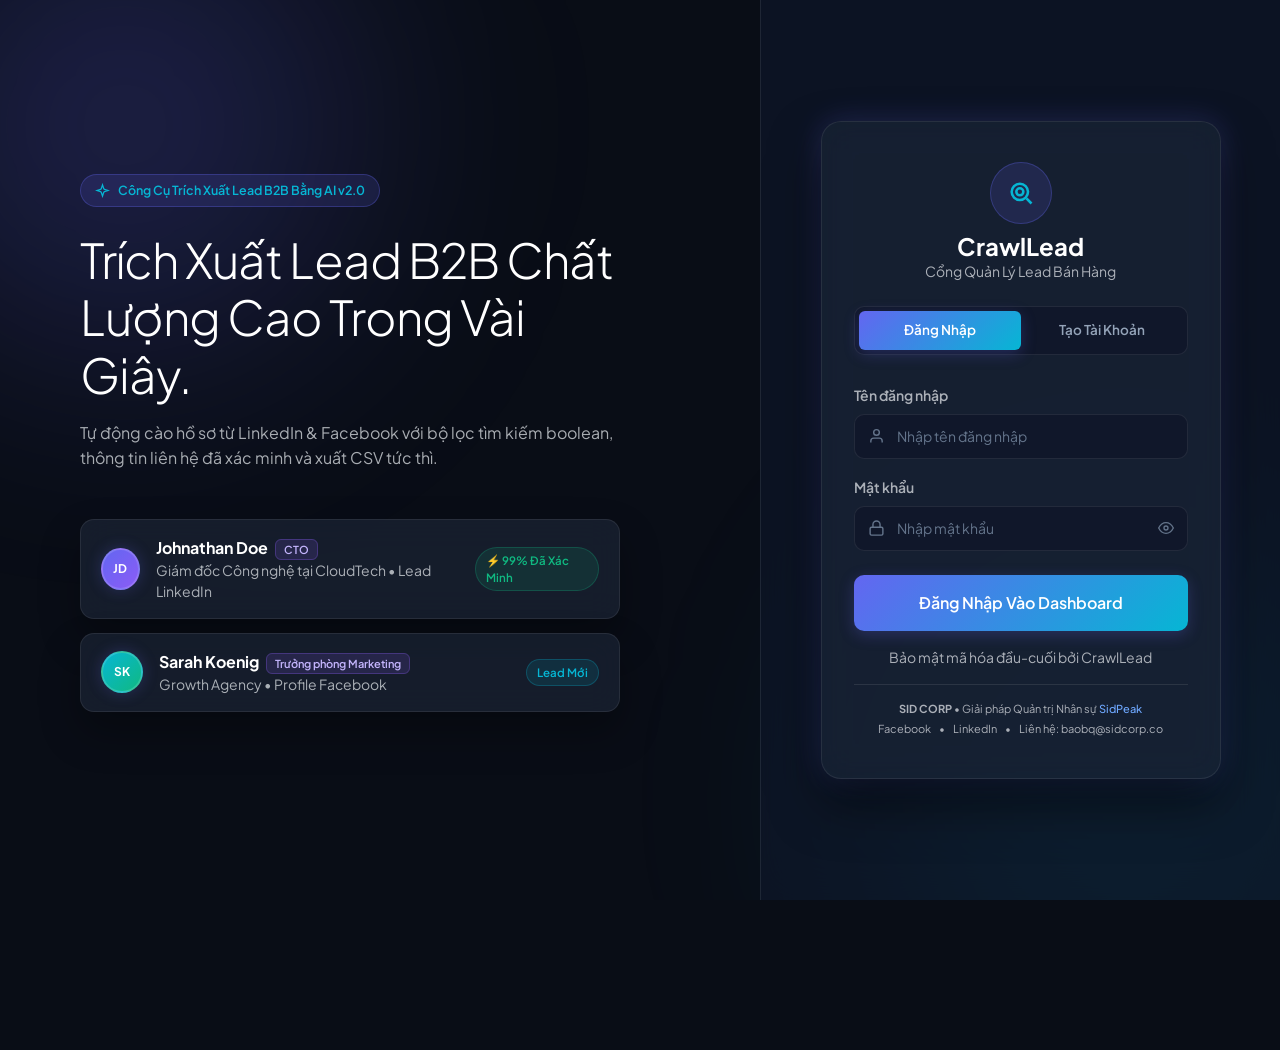
<file: frontend/index.html>
<!DOCTYPE html>
<html lang="vi" data-bs-theme="dark">

<head>
  <meta charset="UTF-8">
  <meta name="viewport" content="width=device-width, initial-scale=1.0">
  <title>CrawlLead - Bảng Điều Khiển Quản Lý Lead</title>
  <link rel="preconnect" href="https://fonts.googleapis.com">
  <link href="https://fonts.googleapis.com/css2?family=Plus+Jakarta+Sans:wght@400;500;600;700;800&display=swap" rel="stylesheet">
  <link href="https://cdn.jsdelivr.net/npm/bootstrap@5.3.3/dist/css/bootstrap.min.css" rel="stylesheet"
    integrity="sha384-QWTKZyjpPEjISv5WaRU9OFeRpok6YctnYmDr5pNlyT2bRjXh0JMhjY6hW+ALEwIH" crossorigin="anonymous">
  <link rel="stylesheet" href="style.css">
</head>

<body>

  <!-- TOP DARK GLASS NAVBAR -->
  <nav class="navbar navbar-expand-lg navbar-glass sticky-top py-2.5" style="z-index: 1050;">
    <div class="container-fluid d-flex align-items-center justify-content-between px-4">
      <a class="navbar-brand logo d-flex align-items-center gap-2.5 fw-extrabold text-white text-decoration-none" href="#">
        <div class="d-flex align-items-center justify-content-center rounded-circle p-2" style="background: rgba(99,102,241,0.15); border: 1px solid rgba(99,102,241,0.3);">
          <svg viewBox="0 0 24 24" fill="none" stroke="currentColor" stroke-width="2.2" style="width:20px;height:20px;color:var(--cyan);">
            <circle cx="11" cy="11" r="7" />
            <path d="m21 21-4.35-4.35" />
            <circle cx="11" cy="11" r="3" />
          </svg>
        </div>
        <span style="font-size:18px; letter-spacing: -0.5px;">Crawl<span style="color:var(--cyan)">Lead</span></span>
      </a>

      <!-- COMMAND PALETTE SPOTLIGHT SEARCH BAR -->
      <div class="d-none d-md-flex align-items-center flex-grow-1 mx-5" style="max-width: 540px;">
        <div class="search-wrap w-100" id="searchWrap">
          <svg viewBox="0 0 24 24" fill="none" stroke="currentColor" stroke-width="2"
            style="width:16px;height:16px;color:var(--cyan);">
            <circle cx="11" cy="11" r="8" />
            <path d="m21 21-4.35-4.35" />
          </svg>
          <input type="text" placeholder="Tìm kiếm leads (Cú pháp Boolean: AND, OR, NOT, &quot;chính xác&quot;)..." id="globalSearch" data-i18n="search.placeholder"
            oninput="onSearch(this.value)" onfocus="showSearchHelp(true)"
            onblur="setTimeout(()=>showSearchHelp(false),200)">
          <span class="search-badge">Ctrl + K</span>

          <div class="search-help-panel" id="searchHelpPanel">
            <div class="search-help-title">Cú Pháp Tìm Kiếm Boolean</div>
            <div class="search-help-grid">
              <div class="search-help-item">
                <code>marketing manager</code>
                <span>Mặc định AND — cả 2 từ phải khớp</span>
              </div>
              <div class="search-help-item">
                <code>CEO OR CTO</code>
                <span>Một trong hai từ khớp</span>
              </div>
              <div class="search-help-item">
                <code>marketing NOT intern</code>
                <span>Có "marketing" nhưng loại "intern"</span>
              </div>
              <div class="search-help-item">
                <code>"product manager"</code>
                <span>Tìm chính xác cụm từ</span>
              </div>
              <div class="search-help-item">
                <code>(CEO OR CTO) AND google</code>
                <span>Kết hợp với dấu ngoặc</span>
              </div>
              <div class="search-help-item">
                <code>dev AND NOT junior</code>
                <span>Kết hợp AND với NOT</span>
              </div>
            </div>
          </div>
        </div>
      </div>

      <!-- TOPBAR RIGHT -->
      <div class="topbar-right d-flex align-items-center gap-3">
        <button class="btn btn-glass btn-sm px-2.5 py-1 rounded-pill fw-semibold text-white" id="langToggleBtn" onclick="toggleLanguage()" title="Chuyển sang Tiếng Anh (English)" style="font-size: 13px;">🇻🇳 VI</button>
        <button class="btn btn-glass btn-sm d-flex align-items-center justify-content-center p-2 rounded-circle" id="themeToggleBtn" onclick="toggleTheme()" title="Chuyển sang Giao diện Sáng/Tối" style="width:36px;height:36px;">
          <svg viewBox="0 0 24 24" fill="none" stroke="currentColor" stroke-width="2" style="width:18px;height:18px;">
            <circle cx="12" cy="12" r="5"/>
            <line x1="12" y1="1" x2="12" y2="3"/>
            <line x1="12" y1="21" x2="12" y2="23"/>
            <line x1="4.22" y1="4.22" x2="5.64" y2="5.64"/>
            <line x1="18.36" y1="18.36" x2="19.78" y2="19.78"/>
            <line x1="1" y1="12" x2="3" y2="12"/>
            <line x1="21" y1="12" x2="23" y2="12"/>
            <line x1="4.22" y1="19.78" x2="5.64" y2="18.36"/>
            <line x1="18.36" y1="5.64" x2="19.78" y2="4.22"/>
          </svg>
        </button>
        <div class="d-flex align-items-center gap-2 px-3 py-1.5 rounded-pill" style="background: rgba(255,255,255,0.04); border: 1px solid var(--glass-border);">
          <div class="backend-dot" id="backendDot"></div>
          <span class="backend-label text-muted small fw-semibold" id="backendLabel" data-i18n="status.connecting">Đang kết nối…</span>
        </div>
        <button class="btn btn-glass btn-sm px-3 py-1.5 rounded-md fw-semibold" onclick="logout()" id="logoutBtn" data-i18n="btn.signout"
          style="display:none;">Đăng xuất</button>
        <div class="avatar" id="userAvatar">CL</div>
      </div>
    </div>
  </nav>

  <div class="container-fluid p-0">
    <div class="d-flex" style="min-height: calc(100vh - 61px);">

      <!-- DARK GLASS FLOATING SIDEBAR (WITH EQUAL UNIFORM ICONS) -->
      <aside class="sidebar-glass flex-shrink-0 p-3" style="width: 250px;">
        <div>
          <div class="nav-section px-2 mb-2" data-i18n="nav.section_main">DANH MỤC CHÍNH</div>
          
          <div class="nav flex-column mb-4">
            <a href="#" class="nav-item active" onclick="showPage('dashboard')">
              <span class="sidebar-icon-wrap">
                <svg viewBox="0 0 24 24" fill="none" stroke="currentColor" stroke-width="2" stroke-linecap="round" stroke-linejoin="round">
                  <rect x="3" y="3" width="7" height="7" rx="1" />
                  <rect x="14" y="3" width="7" height="7" rx="1" />
                  <rect x="3" y="14" width="7" height="7" rx="1" />
                  <rect x="14" y="14" width="7" height="7" rx="1" />
                </svg>
              </span>
              <span data-i18n="nav.dashboard">Dashboard</span>
            </a>
            
            <a href="#" class="nav-item" onclick="showPage('leads')">
              <span class="sidebar-icon-wrap">
                <svg viewBox="0 0 24 24" fill="none" stroke="currentColor" stroke-width="2" stroke-linecap="round" stroke-linejoin="round">
                  <path d="M16 21v-2a4 4 0 0 0-4-4H6a4 4 0 0 0-4 4v2" />
                  <circle cx="9" cy="7" r="4" />
                  <path d="M22 21v-2a4 4 0 0 0-3-3.87" />
                  <path d="M16 3.13a4 4 0 0 1 0 7.75" />
                </svg>
              </span>
              <span data-i18n="nav.leads">LinkedIn Leads</span>
              <span class="sidebar-badge ms-auto" id="navCount">0</span>
            </a>
            
            <a href="#" class="nav-item" onclick="showPage('facebook')">
              <span class="sidebar-icon-wrap">
                <svg viewBox="0 0 24 24" fill="none" stroke="currentColor" stroke-width="2" stroke-linecap="round" stroke-linejoin="round">
                  <path d="M18 2h-3a5 5 0 0 0-5 5v3H7v4h3v8h4v-8h3l1-4h-4V7a1 1 0 0 1 1-1h3z" />
                </svg>
              </span>
              <span data-i18n="nav.facebook">Bài viết Facebook</span>
              <span class="sidebar-badge ms-auto" id="navCountFb">0</span>
            </a>
            
            <a href="#" class="nav-item" onclick="showPage('lkposts')">
              <span class="sidebar-icon-wrap">
                <svg viewBox="0 0 24 24" fill="none" stroke="currentColor" stroke-width="2" stroke-linecap="round" stroke-linejoin="round">
                  <path d="M14 2H6a2 2 0 0 0-2 2v16a2 2 0 0 0 2 2h12a2 2 0 0 0 2-2V8z"/>
                  <polyline points="14 2 14 8 20 8"/>
                  <line x1="16" y1="13" x2="8" y2="13"/>
                  <line x1="16" y1="17" x2="8" y2="17"/>
                  <polyline points="10 9 9 9 8 9"/>
                </svg>
              </span>
              <span data-i18n="nav.lkposts">Bài viết LinkedIn</span>
              <span class="sidebar-badge ms-auto" id="navCountLk">0</span>
            </a>
            
            <a href="#" class="nav-item" onclick="showPage('dupes')">
              <span class="sidebar-icon-wrap">
                <svg viewBox="0 0 24 24" fill="none" stroke="currentColor" stroke-width="2" stroke-linecap="round" stroke-linejoin="round">
                  <rect x="9" y="9" width="13" height="13" rx="2" ry="2" />
                  <path d="M5 15H4a2 2 0 0 1-2-2V4a2 2 0 0 1 2-2h9a2 2 0 0 1 2 2v1" />
                </svg>
              </span>
              <span data-i18n="nav.dupes">Lead Trùng Lặp</span>
            </a>
          </div>

          <div class="nav-section px-2 mb-2" data-i18n="nav.section_system">HỆ THỐNG</div>
          <div class="nav flex-column">
            <a href="#" class="nav-item" onclick="showPage('settings')">
              <span class="sidebar-icon-wrap">
                <svg viewBox="0 0 24 24" fill="none" stroke="currentColor" stroke-width="2" stroke-linecap="round" stroke-linejoin="round">
                  <circle cx="12" cy="12" r="3" />
                  <path d="M19.4 15a1.65 1.65 0 0 0 .33 1.82l.06.06a2 2 0 0 1 0 2.83 2 2 0 0 1-2.83 0l-.06-.06a1.65 1.65 0 0 0-1.82-.33 1.65 1.65 0 0 0-1 1.51V21a2 2 0 0 1-2 2 2 2 0 0 1-2-2v-.09A1.65 1.65 0 0 0 9 19.4a1.65 1.65 0 0 0-1.82.33l-.06.06a2 2 0 0 1-2.83 0 2 2 0 0 1 0-2.83l.06-.06a1.65 1.65 0 0 0 .33-1.82 1.65 1.65 0 0 0-1.51-1H3a2 2 0 0 1-2-2 2 2 0 0 1 2-2h.09A1.65 1.65 0 0 0 4.6 9a1.65 1.65 0 0 0-.33-1.82l-.06-.06a2 2 0 0 1 0-2.83 2 2 0 0 1 2.83 0l.06.06a1.65 1.65 0 0 0 1.82.33H9a1.65 1.65 0 0 0 1-1.51V3a2 2 0 0 1 2-2 2 2 0 0 1 2 2v.09a1.65 1.65 0 0 0 1 1.51 1.65 1.65 0 0 0 1.82-.33l.06-.06a2 2 0 0 1 2.83 0 2 2 0 0 1 0 2.83l-.06.06a1.65 1.65 0 0 0-.33 1.82V9a1.65 1.65 0 0 0 1.51 1H21a2 2 0 0 1 2 2 2 2 0 0 1-2 2h-.09a1.65 1.65 0 0 0-1.51 1z" />
                </svg>
              </span>
              <span data-i18n="nav.settings">Cài đặt & Nhật ký</span>
            </a>
          </div>
        </div>
      </aside>

      <!-- MAIN CONTENT -->
      <main class="flex-grow-1 p-4 overflow-auto">

        <!-- DASHBOARD PAGE -->
        <div class="page active" id="page-dashboard">
          <div class="d-flex align-items-center justify-content-between mb-4">
            <div>
              <h4 class="fw-bold text-white mb-1" data-i18n="dash.title">Bảng Điều Khiển Tổng Quan</h4>
              <p class="text-muted small mb-0" data-i18n="dash.desc">Tổng quan về danh sách leads cào được, tỷ lệ xác minh và hoạt động người cào.</p>
            </div>
            <div class="d-flex gap-2">
              <button class="btn btn-gradient btn-sm px-3.5 py-2" onclick="exportXLSX()" data-i18n="btn.export">⚡ Xuất file Excel (.xlsx)</button>
            </div>
          </div>

          <!-- KPI STAT CARDS GRID -->
          <div class="row g-3 mb-4">
            <div class="col-md-2">
              <div class="glass-panel glass-panel-interactive p-4 stat-card">
                <div class="d-flex align-items-center justify-content-between mb-2">
                  <span class="text-muted small fw-semibold" data-i18n="stat.total_leads">TỔNG LƯỢNG LEAD</span>
                  <div class="stat-icon-box">
                    <svg viewBox="0 0 24 24" fill="none" stroke="currentColor" stroke-width="2" style="width:20px;height:20px;"><path d="M17 21v-2a4 4 0 0 0-4-4H5a4 4 0 0 0-4 4v2"/><circle cx="9" cy="7" r="4"/></svg>
                  </div>
                </div>
                <h2 class="display-6 fw-extrabold text-white mb-1" id="statTotal">0</h2>
                <div class="text-muted small" id="statVerRate">0% tỷ lệ xác minh</div>
              </div>
            </div>

            <div class="col-md-2">
              <div class="glass-panel glass-panel-interactive p-4 stat-card">
                <div class="d-flex align-items-center justify-content-between mb-2">
                  <span class="text-muted small fw-semibold" data-i18n="stat.verified">ĐÃ XÁC MINH</span>
                  <div class="stat-icon-box" style="background:rgba(16,185,129,0.12); border-color:rgba(16,185,129,0.25); color:var(--green);">
                    <svg viewBox="0 0 24 24" fill="none" stroke="currentColor" stroke-width="2" style="width:20px;height:20px;"><path d="M22 11.08V12a10 10 0 1 1-5.93-9.14"/><polyline points="22 4 12 14.01 9 11.01"/></svg>
                  </div>
                </div>
                <h2 class="display-6 fw-extrabold text-white mb-1" id="statVerified">0</h2>
                <div class="text-muted small" data-i18n="stat.verified_desc">Lead hợp lệ</div>
              </div>
            </div>

            <div class="col-md-2">
              <div class="glass-panel glass-panel-interactive p-4 stat-card" style="cursor:pointer" onclick="filterByNoEmail()" title="Nhấn để lọc leads bị lỗi / thiếu email">
                <div class="d-flex align-items-center justify-content-between mb-2">
                  <span class="text-muted small fw-semibold" data-i18n="stat.error_leads">LEAD BỊ LỖI</span>
                  <div class="stat-icon-box" style="background:rgba(239,68,68,0.12); border-color:rgba(239,68,68,0.25); color:var(--red);">
                    <svg viewBox="0 0 24 24" fill="none" stroke="currentColor" stroke-width="2" style="width:20px;height:20px;"><path d="M10.29 3.86L1.82 18a2 2 0 0 0 1.71 3h16.94a2 2 0 0 0 1.71-3L13.71 3.86a2 2 0 0 0-3.42 0z"/><line x1="12" y1="9" x2="12" y2="13"/><line x1="12" y1="17" x2="12.01" y2="17"/></svg>
                  </div>
                </div>
                <h2 class="display-6 fw-extrabold mb-1" style="color:var(--red)" id="statNoEmail">0</h2>
                <div class="text-muted small">
                  <span id="statInvalidEmail" style="color:var(--amber)">0</span> sai định dạng
                </div>
              </div>
            </div>

            <div class="col-md-3">
              <div class="glass-panel glass-panel-interactive p-4 stat-card">
                <div class="d-flex align-items-center justify-content-between mb-2">
                  <span class="text-muted small fw-semibold" data-i18n="stat.fb_posts">LEAD TỪ BÀI FB</span>
                  <div class="stat-icon-box" style="background:rgba(6,182,212,0.12); border-color:rgba(6,182,212,0.25); color:var(--cyan);">
                    <svg viewBox="0 0 24 24" fill="none" stroke="currentColor" stroke-width="2" style="width:20px;height:20px;"><path d="M18 2h-3a5 5 0 0 0-5 5v3H7v4h3v8h4v-8h3l1-4h-4V7a1 1 0 0 1 1-1h3z"/></svg>
                  </div>
                </div>
                <h2 class="display-6 fw-extrabold text-white mb-1" id="statFbPosts">0</h2>
                <div class="text-muted small" data-i18n="stat.fb_desc">Bài viết Facebook cào được</div>
              </div>
            </div>

            <div class="col-md-3">
              <div class="glass-panel glass-panel-interactive p-4 stat-card">
                <div class="d-flex align-items-center justify-content-between mb-2">
                  <span class="text-muted small fw-semibold" data-i18n="stat.lk_posts">LEAD TỪ BÀI LINKEDIN</span>
                  <div class="stat-icon-box" style="background:rgba(139,92,246,0.12); border-color:rgba(139,92,246,0.25); color:var(--purple);">
                    <svg viewBox="0 0 24 24" fill="none" stroke="currentColor" stroke-width="2" style="width:20px;height:20px;">
                      <path d="M14 2H6a2 2 0 0 0-2 2v16a2 2 0 0 0 2 2h12a2 2 0 0 0 2-2V8z"/>
                      <polyline points="14 2 14 8 20 8"/>
                      <line x1="16" y1="13" x2="8" y2="13"/>
                      <line x1="16" y1="17" x2="8" y2="17"/>
                      <polyline points="10 9 9 9 8 9"/>
                    </svg>
                  </div>
                </div>
                <h2 class="display-6 fw-extrabold text-white mb-1" id="statLkPosts">0</h2>
                <div class="text-muted small" data-i18n="stat.lk_desc">Bài viết LinkedIn cào được</div>
              </div>
            </div>
          </div>

          <!-- RECENT LEADS DYNAMIC GLASS TABLE -->
          <div class="glass-panel p-4 rounded-lg">
            <div class="d-flex align-items-center justify-content-between mb-3">
              <h6 class="fw-bold text-white mb-0" data-i18n="dash.recent_title">Lead Mới Cào Gần Đây</h6>
              <div class="d-flex gap-2">
                <button class="btn btn-glass btn-sm btn-bulk-delete" onclick="bulkDelete()" style="display:none; color:var(--red) !important; border-color:rgba(239,68,68,0.3) !important;">
                  🗑 Xóa các mục tích chọn (<span class="bulk-count">0</span>)
                </button>
                <button class="btn btn-glass btn-sm" onclick="showPage('leads')" data-i18n="btn.view_all">Xem Tất Cả →</button>
              </div>
            </div>
            <div class="table-responsive">
              <table class="table-glass" id="dashboardTable">
                <thead>
                  <tr>
                    <th style="width:30px;"><input type="checkbox" class="select-all" onclick="toggleSelectAll(this, 'dashboardTable')"></th>
                    <th data-i18n="th.name">Tên Lead</th>
                    <th data-i18n="th.position">Chức danh</th>
                    <th data-i18n="th.company">Công ty</th>
                    <th data-i18n="th.location">Địa điểm</th>
                    <th data-i18n="th.email">Email</th>
                    <th data-i18n="th.phone">Số điện thoại</th>
                    <th data-i18n="th.status">Trạng thái</th>
                    <th data-i18n="th.actions">Hành động</th>
                  </tr>
                </thead>
                <tbody id="dashTable"></tbody>
              </table>
            </div>
          </div>
        </div>

        <!-- LINKEDIN LEADS PAGE -->
        <div class="page" id="page-leads">
          <div class="d-flex align-items-center justify-content-between mb-4">
            <div>
              <h4 class="fw-bold text-white mb-1" data-i18n="leads.title">Danh Sách Lead LinkedIn</h4>
              <p class="text-muted small mb-0" data-i18n="leads.desc">Toàn bộ danh sách liên hệ đã thu thập qua Chrome Extension.</p>
            </div>
            <div class="d-flex gap-2">
              <button class="btn btn-glass btn-sm btn-bulk-delete" onclick="bulkDelete()" style="display:none; color:var(--red) !important; border-color:rgba(239,68,68,0.3) !important;">
                🗑 Xóa các mục tích chọn (<span class="bulk-count">0</span>)
              </button>
              <button class="btn btn-glass btn-sm" onclick="clearAll()" style="color:var(--red) !important; border-color:rgba(239,68,68,0.3) !important;" title="Xóa tất cả danh sách LinkedIn leads">
                🗑 Xóa hết danh sách
              </button>
              <button class="btn btn-gradient btn-sm" onclick="exportXLSXFiltered('filterCrawledBy')" data-i18n="btn.export">Xuất file Excel (.xlsx)</button>
            </div>
          </div>

          <div class="glass-panel p-4 rounded-lg">
            <!-- ─── Filter Toolbar ────────────────────────────────── -->
            <div class="d-flex flex-wrap align-items-center gap-2 mb-3" id="leadsFilterBar">
              <select id="filterCrawledBy" class="filter-select" onchange="renderLeadsPage()" title="Lọc theo người cào">
                <option value="">👥 Tất cả người cào</option>
              </select>
              <select id="filterStatus" class="filter-select" onchange="renderLeadsPage()" title="Lọc theo trạng thái">
                <option value="">📋 Tất cả trạng thái</option>
                <option value="new">🟢 Mới</option>
                <option value="verified">✅ Đã xác minh</option>
                <option value="duplicate">🔁 Trùng lặp</option>
                <option value="error">⚠️ Lead bị lỗi / Thiếu email</option>
              </select>
              <button class="btn btn-glass btn-sm" onclick="clearLeadFilters()" title="Xóa bộ lọc">✕ Xóa lọc</button>
              <span id="filterResultCount" class="text-muted small ms-auto"></span>
            </div>
            <div class="table-responsive">
              <table class="table-glass" id="mainLeadsTable">
                <thead>
                  <tr>
                    <th style="width:30px;"><input type="checkbox" class="select-all" onclick="toggleSelectAll(this, 'mainLeadsTable')"></th>
                    <th data-i18n="th.name">Lead</th>
                    <th data-i18n="th.position">Chức danh</th>
                    <th data-i18n="th.company">Công ty</th>
                    <th data-i18n="th.email">Email</th>
                    <th data-i18n="th.phone">Số điện thoại</th>
                    <th>LinkedIn</th>
                    <th data-i18n="th.status">Trạng thái</th>
                    <th data-i18n="th.date">Ngày cào</th>
                    <th data-i18n="th.crawled_by">Người cào</th>
                    <th data-i18n="th.actions">Hành động</th>
                  </tr>
                </thead>
                <tbody id="leadsTable"></tbody>
              </table>
            </div>
          </div>
        </div>

        <!-- FACEBOOK POSTS PAGE -->
        <div class="page" id="page-facebook">
          <div class="d-flex align-items-center justify-content-between mb-4">
            <h4 class="fw-bold text-white mb-0" data-i18n="fb.title">Bài Viết Facebook Đã Cào</h4>
            <div class="d-flex gap-2">
              <button class="btn btn-glass btn-sm btn-bulk-delete-fb" onclick="bulkDeleteFb()" style="display:none; color:var(--red) !important; border-color:rgba(239,68,68,0.3) !important;">
                🗑 Xóa các mục tích chọn (<span class="bulk-count-fb">0</span>)
              </button>
              <button class="btn btn-glass btn-sm" onclick="clearAllFb()" style="color:var(--red) !important; border-color:rgba(239,68,68,0.3) !important;">
                🗑 Xóa hết danh sách
              </button>
              <button class="btn btn-gradient btn-sm" onclick="exportFbXLSX()">Xuất file Excel (.xlsx)</button>
            </div>
          </div>
          <div class="glass-panel p-4 rounded-lg">
            <div class="table-responsive">
              <table class="table-glass" id="facebookTable">
                <thead>
                  <tr>
                    <th style="width:30px;"><input type="checkbox" class="select-all" onclick="toggleSelectAll(this, 'facebookTable')"></th>
                    <th data-i18n="th.author">Tác giả</th>
                    <th data-i18n="th.group">Nhóm</th>
                    <th data-i18n="th.content">Nội dung</th>
                    <th data-i18n="th.email">Email</th>
                    <th data-i18n="th.phone">Số điện thoại</th>
                    <th data-i18n="th.link">Link bài viết</th>
                    <th data-i18n="th.date">Ngày cào</th>
                    <th data-i18n="th.crawled_by">Người cào</th>
                    <th data-i18n="th.actions">Hành động</th>
                  </tr>
                </thead>
                <tbody id="fbTable"></tbody>
              </table>
            </div>
          </div>
        </div>

        <!-- LINKEDIN POSTS PAGE -->
        <div class="page" id="page-lkposts">
          <div class="d-flex align-items-center justify-content-between mb-4">
            <h4 class="fw-bold text-white mb-0" data-i18n="lk.title">Bài Viết LinkedIn Đã Cào</h4>
            <div class="d-flex gap-2">
              <button class="btn btn-glass btn-sm btn-bulk-delete-lk" onclick="bulkDeleteLkPosts()" style="display:none; color:var(--red) !important; border-color:rgba(239,68,68,0.3) !important;">
                🗑 Xóa các mục tích chọn (<span class="bulk-count-lk">0</span>)
              </button>
              <button class="btn btn-glass btn-sm" onclick="clearAllLkPosts()" style="color:var(--red) !important; border-color:rgba(239,68,68,0.3) !important;">
                🗑 Xóa hết danh sách
              </button>
              <button class="btn btn-gradient btn-sm" onclick="exportLkXLSX()">Xuất file Excel (.xlsx)</button>
            </div>
          </div>
          <div class="glass-panel p-4 rounded-lg">
            <div class="table-responsive">
              <table class="table-glass" id="lkPostsTable">
                <thead>
                  <tr>
                    <th style="width:30px;"><input type="checkbox" class="select-all" onclick="toggleSelectAll(this, 'lkPostsTable')"></th>
                    <th data-i18n="th.author">Tác giả</th>
                    <th data-i18n="th.position">Tiêu đề / Chức danh</th>
                    <th data-i18n="th.content">Trích đoạn bài viết</th>
                    <th data-i18n="th.type">Loại bài</th>
                    <th data-i18n="th.reactions">Lượt tương tác</th>
                    <th data-i18n="th.link">Link</th>
                    <th data-i18n="th.date">Ngày cào</th>
                    <th data-i18n="th.crawled_by">Người cào</th>
                    <th data-i18n="th.actions">Hành động</th>
                  </tr>
                </thead>
                <tbody id="lkTable"></tbody>
              </table>
            </div>
          </div>
        </div>

        <!-- DUPLICATES PAGE -->
        <div class="page" id="page-dupes">
          <h4 class="fw-bold text-white mb-4" data-i18n="dupes.title">Phát Hiện Lead Trùng Lặp</h4>
          <div class="glass-panel p-4 rounded-lg">
            <div class="table-responsive">
              <table class="table-glass">
                <thead>
                  <tr>
                    <th data-i18n="th.name">Họ và Tên</th>
                    <th data-i18n="th.company">Công ty</th>
                    <th data-i18n="th.email">Email</th>
                    <th data-i18n="th.phone">Số điện thoại</th>
                    <th data-i18n="th.actions">Hành động</th>
                  </tr>
                </thead>
                <tbody id="dupesTable"></tbody>
              </table>
            </div>
          </div>
        </div>

        <!-- SETTINGS PAGE -->
        <div class="page" id="page-settings">
          <h4 class="fw-bold text-white mb-4" data-i18n="settings.title">Cài Đặt Hệ Thống & Trạng Thái</h4>
          <div class="glass-panel p-4 rounded-lg max-w-xl">
            <div class="d-flex align-items-center justify-content-between py-3 border-bottom border-secondary">
              <div>
                <div class="fw-bold text-white" data-i18n="settings.refresh">Tần Suất Tự Động Cập Nhật</div>
                <div class="text-muted small" data-i18n="settings.refresh_desc">Khoảng thời gian (giây) tự động làm mới dữ liệu từ server.</div>
              </div>
              <input type="number" class="form-control form-control-glass" id="settingRefresh" value="5" min="0" onchange="saveSettings()" style="width:90px;">
            </div>
            <div class="d-flex align-items-center justify-content-between py-3">
              <div>
                <div class="fw-bold text-white" data-i18n="settings.health">Trạng Thái Kết Nối Backend</div>
                <div class="text-muted small" data-i18n="settings.health_desc">Trạng thái kết nối máy chủ thời gian thực.</div>
              </div>
              <span id="settingStatus" class="fw-bold text-cyan" data-i18n="status.checking">Đang kiểm tra…</span>
            </div>
          </div>
        </div>
      </main>
    </div>
  </div>

  <!-- SLIDE-OVER LEAD DETAIL DRAWER -->
  <div class="drawer-overlay" id="drawerOverlay" onclick="closeDrawer()">
    <div class="drawer-content" onclick="event.stopPropagation()">
      <div class="d-flex align-items-center justify-content-between mb-4 pb-3 border-bottom border-secondary">
        <h5 class="fw-bold text-white mb-0" data-i18n="drawer.title">Thông Tin Chi Tiết Lead</h5>
        <button class="btn-glass p-1 rounded-circle" onclick="closeDrawer()" style="width:32px;height:32px;display:flex;align-items:center;justify-content:center;">✕</button>
      </div>
      <div id="drawerBody">
        <!-- Lead details populated dynamically -->
      </div>
    </div>
  </div>

  <div id="toast"></div>

  <script src="https://cdn.jsdelivr.net/npm/bootstrap@5.3.3/dist/js/bootstrap.bundle.min.js"
    integrity="sha384-YvpcrYf0tY3lHB60NNkmXc5s9fDVZLESaAA55NDzOxhy9GkcIdslK1eN7N6jIeHz"
    crossorigin="anonymous"></script>
  <script src="config.js"></script>
  <script src="auth.js"></script>
  <script src="script.js"></script>
  <script>
    function openDrawer(leadIndex) {
      const lead = allLeads[leadIndex];
      if (!lead) return;
      const drawerBody = document.getElementById('drawerBody');
      drawerBody.innerHTML = `
        <div class="text-center mb-4">
          <div class="avatar mx-auto mb-2" style="width:64px;height:64px;font-size:22px;">${(lead.name||'L').substring(0,2).toUpperCase()}</div>
          <h5 class="fw-bold text-white mb-1">${lead.name || 'Không rõ'}</h5>
          <div class="text-muted small">${lead.position || lead.title || 'N/A'} tại ${lead.company || 'N/A'}</div>
        </div>
        <div class="glass-panel p-3 mb-3 rounded-md">
          <div class="text-muted small mb-1">Địa chỉ Email</div>
          <div class="fw-semibold text-white fs-6">${lead.email || 'Chưa thu thập'}</div>
        </div>
        <div class="glass-panel p-3 mb-3 rounded-md">
          <div class="text-muted small mb-1">Số điện thoại</div>
          <div class="fw-semibold text-white fs-6">${lead.phone || 'Chưa thu thập'}</div>
        </div>
        <div class="glass-panel p-3 mb-3 rounded-md">
          <div class="text-muted small mb-1">Địa điểm</div>
          <div class="fw-semibold text-white fs-6">${lead.location || 'N/A'}</div>
        </div>
        <div class="mt-4">
          <a href="${lead.linkedin_url || '#'}" target="_blank" class="btn btn-gradient w-100 py-2.5">Mở Trang LinkedIn Profile ↗</a>
        </div>
      `;
      document.getElementById('drawerOverlay').classList.add('visible');
    }

    function closeDrawer() {
      document.getElementById('drawerOverlay').classList.remove('visible');
    }
  </script>
</body>

</html>
</file>
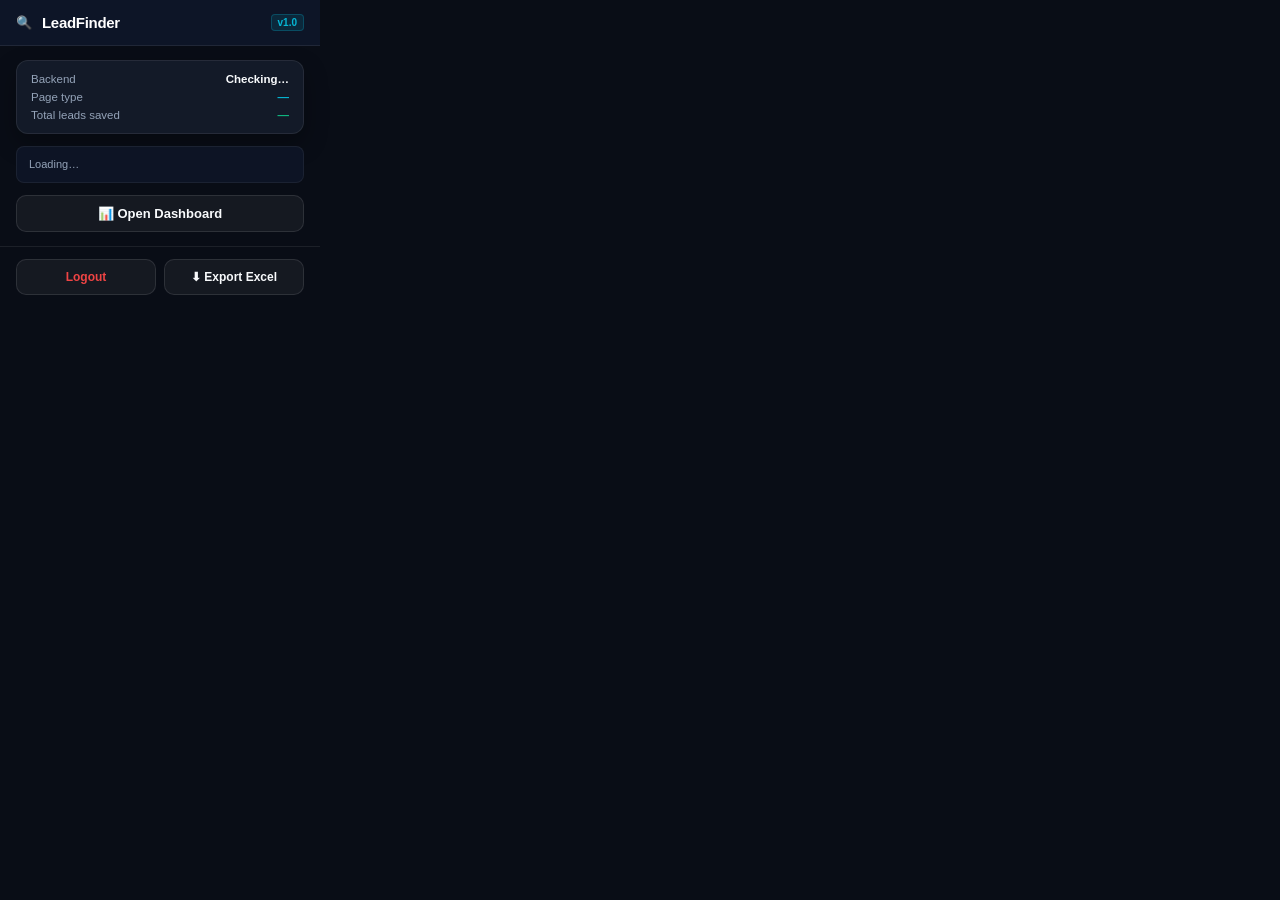
<file: extension/popup.html>
<!DOCTYPE html>
<html>
<head>
  <meta charset="UTF-8">
  <link rel="stylesheet" href="popup.css">
</head>
<body>
  <div class="header">
    <span>🔍</span>
    <span class="logo">LeadFinder</span>
    <span class="version">v1.0</span>
  </div>

  <div class="auth-section" id="authSection" style="padding: 16px; display: none;">
    <p style="margin-bottom: 12px; font-size: 13px; color: var(--muted);">Please login to continue</p>
    <input type="text" id="extUser" placeholder="Username" style="width:100%; padding: 8px; margin-bottom: 8px; border-radius: 4px; border: 1px solid #333; background: #1e2332; color: #fff; outline:none;">
    <input type="password" id="extPass" placeholder="Password" style="width:100%; padding: 8px; margin-bottom: 12px; border-radius: 4px; border: 1px solid #333; background: #1e2332; color: #fff; outline:none;">
    <button class="btn btn-primary" id="extLoginBtn">Login</button>
    <p id="extAuthError" style="color: #ef4444; font-size: 11px; margin-top: 8px; display:none;"></p>
  </div>

  <div class="body" id="mainBody">
    <div class="status-box">
      <div class="status-row">
        <span class="status-label">Backend</span>
        <span class="status-val" id="backendStatus">Checking…</span>
      </div>
      <div class="status-row">
        <span class="status-label">Page type</span>
        <span class="status-val blue" id="pageType">—</span>
      </div>
      <div class="status-row">
        <span class="status-label">Total leads saved</span>
        <span class="status-val green" id="totalLeads">—</span>
      </div>
    </div>

    <div class="page-info" id="pageUrl">Loading…</div>

    <button class="btn btn-ghost" id="openDashboard">
      📊 Open Dashboard
    </button>

    <div class="result-box" id="resultBox"></div>
  </div>

  <div class="footer" id="mainFooter">
    <button class="btn btn-ghost" id="logoutExtBtn" style="flex:1;font-size:12px;color:#ef4444">Logout</button>
    <button class="btn btn-ghost" id="exportBtn" style="flex:1;font-size:12px">⬇ Export Excel</button>
  </div>

  <script src="config.js"></script>
  <script src="popup.js"></script>
</body>
</html>
</file>
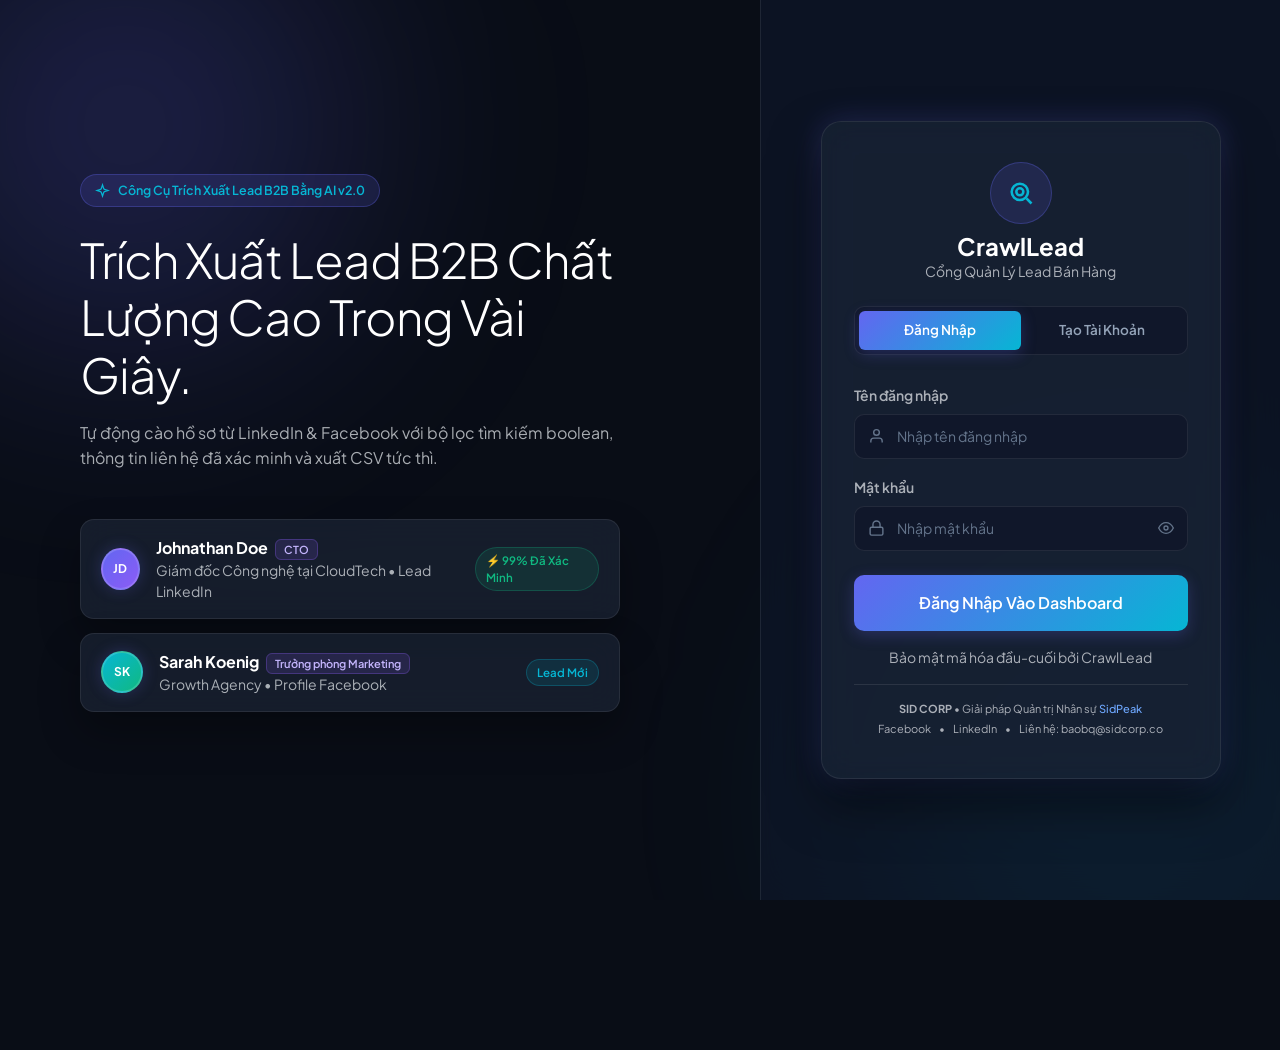
<file: frontend/login.html>
<!DOCTYPE html>
<html lang="en" data-bs-theme="dark">
<head>
  <meta charset="UTF-8">
  <meta name="viewport" content="width=device-width, initial-scale=1.0">
  <title>CrawlLead - Auth Portal</title>
  <link rel="preconnect" href="https://fonts.googleapis.com">
  <link href="https://fonts.googleapis.com/css2?family=Plus+Jakarta+Sans:wght@400;500;600;700;800&display=swap" rel="stylesheet">
  <link href="https://cdn.jsdelivr.net/npm/bootstrap@5.3.3/dist/css/bootstrap.min.css" rel="stylesheet" integrity="sha384-QWTKZyjpPEjISv5WaRU9OFeRpok6YctnYmDr5pNlyT2bRjXh0JMhjY6hW+ALEwIH" crossorigin="anonymous">
  <link rel="stylesheet" href="style.css">
  <style>
    body {
      display: flex;
      min-height: 100vh;
      background: var(--bg-dark) !important;
      position: relative;
      overflow-x: hidden;
    }
    
    /* Background Glowing Orbs */
    .bg-orb {
      position: absolute;
      border-radius: 50%;
      filter: blur(120px);
      pointer-events: none;
      z-index: 0;
    }
    .orb-1 {
      width: 450px;
      height: 450px;
      top: -100px;
      left: -100px;
      background: rgba(99, 102, 241, 0.22);
    }
    .orb-2 {
      width: 500px;
      height: 500px;
      bottom: -150px;
      right: -100px;
      background: rgba(6, 182, 212, 0.2);
    }

    /* Auth Grid Layout */
    .auth-container {
      width: 100%;
      min-height: 100vh;
      display: flex;
      z-index: 1;
    }

    .auth-left {
      flex: 1;
      display: flex;
      flex-direction: column;
      justify-content: center;
      padding: 60px 80px;
      position: relative;
    }

    .auth-right {
      width: 520px;
      display: flex;
      align-items: center;
      justify-content: center;
      padding: 40px;
      background: rgba(15, 23, 42, 0.7);
      backdrop-filter: blur(25px);
      border-left: 1px solid var(--glass-border);
    }

    .auth-card {
      width: 100%;
      max-width: 400px;
      background: rgba(30, 41, 59, 0.55);
      backdrop-filter: blur(16px);
      border: 1px solid var(--glass-border);
      border-radius: var(--radius-xl);
      padding: 40px 32px;
      box-shadow: 0 25px 50px rgba(0, 0, 0, 0.5), 0 0 30px var(--accent-glow);
    }

    /* Tab Switcher */
    .auth-tabs {
      display: flex;
      background: rgba(15, 23, 42, 0.8);
      border-radius: var(--radius-md);
      padding: 4px;
      margin-bottom: 28px;
      border: 1px solid var(--glass-border);
    }
    .auth-tab {
      flex: 1;
      text-align: center;
      padding: 9px 0;
      font-size: 13.5px;
      font-weight: 600;
      color: var(--text-muted);
      cursor: pointer;
      border-radius: var(--radius-sm);
      transition: all 0.25s ease;
    }
    .auth-tab.active {
      background: var(--primary-gradient);
      color: #ffffff;
      box-shadow: 0 4px 15px var(--accent-glow);
    }

    .hero-badge {
      display: inline-flex;
      align-items: center;
      gap: 8px;
      padding: 6px 14px;
      border-radius: 50px;
      background: rgba(99, 102, 241, 0.15);
      border: 1px solid rgba(99, 102, 241, 0.3);
      color: var(--cyan);
      font-size: 12.5px;
      font-weight: 600;
      margin-bottom: 24px;
    }

    .floating-preview-card {
      background: rgba(30, 41, 59, 0.6);
      backdrop-filter: blur(16px);
      border: 1px solid var(--glass-border);
      border-radius: var(--radius-lg);
      padding: 16px 20px;
      display: flex;
      align-items: center;
      gap: 16px;
      box-shadow: 0 20px 40px rgba(0,0,0,0.3);
      margin-bottom: 14px;
      transition: transform 0.3s ease;
    }
    .floating-preview-card:hover {
      transform: translateX(8px);
      border-color: rgba(6, 182, 212, 0.4);
    }

    .input-icon-wrap {
      position: relative;
    }
    .input-icon-wrap svg.input-icon {
      position: absolute;
      left: 14px;
      top: 50%;
      transform: translateY(-50%);
      width: 17px;
      height: 17px;
      color: var(--text-dim);
      transition: color 0.2s;
    }
    .input-icon-wrap .form-control-glass {
      padding-left: 42px;
      padding-right: 42px;
    }
    .input-icon-wrap:focus-within svg.input-icon {
      color: var(--cyan);
    }
    .eye-toggle {
      position: absolute;
      right: 14px;
      top: 50%;
      transform: translateY(-50%);
      background: none;
      border: none;
      color: var(--text-dim);
      cursor: pointer;
      padding: 0;
      display: flex;
    }
    .eye-toggle:hover {
      color: var(--text-main);
    }

    /* Password Strength Bar */
    .strength-meter {
      height: 4px;
      background: rgba(255, 255, 255, 0.1);
      border-radius: 2px;
      margin-top: 8px;
      overflow: hidden;
      display: none;
    }
    .strength-bar {
      height: 100%;
      width: 0%;
      transition: all 0.3s ease;
    }
  </style>
</head>
<body>

  <div class="bg-orb orb-1"></div>
  <div class="bg-orb orb-2"></div>

  <div class="auth-container">
    <!-- Left Hero Section -->
    <div class="auth-left d-none d-lg-flex">
      <div style="max-width: 540px;">
        <div class="hero-badge">
          <svg viewBox="0 0 24 24" fill="none" stroke="currentColor" stroke-width="2" style="width:15px;height:15px;"><path d="m12 3-1.9 5.8a2 2 0 0 1-1.3 1.3L3 12l5.8 1.9a2 2 0 0 1 1.3 1.3L12 21l1.9-5.8a2 2 0 0 1 1.3-1.3L21 12l-5.8-1.9a2 2 0 0 1-1.3-1.3L12 3z"/></svg>
          Công Cụ Trích Xuất Lead B2B Bằng AI v2.0
        </div>
        
        <h1 class="fw-extrabold display-5 mb-3 text-white" style="letter-spacing: -1px;">
          Trích Xuất Lead B2B Chất Lượng Cao Trong Vài Giây.
        </h1>
        <p class="text-muted fs-6 mb-5" style="line-height: 1.6;">
          Tự động cào hồ sơ từ LinkedIn & Facebook với bộ lọc tìm kiếm boolean, thông tin liên hệ đã xác minh và xuất CSV tức thì.
        </p>

        <!-- Dynamic Floating Demo Cards -->
        <div class="floating-preview-card">
          <div class="avatar" style="width:42px;height:42px;background:linear-gradient(135deg, #6366f1, #8b5cf6);">JD</div>
          <div class="flex-grow-1">
            <div class="fw-bold text-white fs-6">Johnathan Doe <span class="tag-role ms-1">CTO</span></div>
            <div class="text-muted small">Giám đốc Công nghệ tại CloudTech • Lead LinkedIn</div>
          </div>
          <span class="pill pill-verified">⚡ 99% Đã Xác Minh</span>
        </div>

        <div class="floating-preview-card">
          <div class="avatar" style="width:42px;height:42px;background:linear-gradient(135deg, #06b6d4, #10b981);">SK</div>
          <div class="flex-grow-1">
            <div class="fw-bold text-white fs-6">Sarah Koenig <span class="tag-role ms-1">Trưởng phòng Marketing</span></div>
            <div class="text-muted small">Growth Agency • Profile Facebook</div>
          </div>
          <span class="pill pill-new">Lead Mới</span>
        </div>
      </div>
    </div>

    <!-- Right Auth Card -->
    <div class="auth-right">
      <div class="auth-card">
        <!-- Logo -->
        <div class="text-center mb-4">
          <div class="d-inline-flex align-items-center justify-content-center p-3 rounded-circle mb-2" style="background: rgba(99,102,241,0.15); border: 1px solid rgba(99,102,241,0.3);">
            <svg viewBox="0 0 24 24" fill="none" stroke="currentColor" stroke-width="2.2" style="width:28px;height:28px;color:var(--cyan);"><circle cx="11" cy="11" r="7"/><path d="m21 21-4.35-4.35"/><circle cx="11" cy="11" r="3"/></svg>
          </div>
          <h2 class="h4 fw-bold text-white mb-0">CrawlLead</h2>
          <p class="text-muted small">Cổng Quản Lý Lead Bán Hàng</p>
        </div>

        <!-- Auth Tabs -->
        <div class="auth-tabs">
          <div class="auth-tab active" id="tabLogin" onclick="setAuthMode(true)">Đăng Nhập</div>
          <div class="auth-tab" id="tabRegister" onclick="setAuthMode(false)">Tạo Tài Khoản</div>
        </div>

        <!-- Form Inputs -->
        <div class="mb-3">
          <label class="form-label text-muted small fw-semibold">Tên đăng nhập</label>
          <div class="input-icon-wrap">
            <svg class="input-icon" viewBox="0 0 24 24" fill="none" stroke="currentColor" stroke-width="2"><path d="M20 21v-2a4 4 0 0 0-4-4H8a4 4 0 0 0-4 4v2"/><circle cx="12" cy="7" r="4"/></svg>
            <input type="text" class="form-control form-control-glass" id="authUsername" placeholder="Nhập tên đăng nhập" onkeydown="if(event.key==='Enter') submitAuth()">
          </div>
        </div>

        <div class="mb-4">
          <label class="form-label text-muted small fw-semibold">Mật khẩu</label>
          <div class="input-icon-wrap">
            <svg class="input-icon" viewBox="0 0 24 24" fill="none" stroke="currentColor" stroke-width="2"><rect x="3" y="11" width="18" height="11" rx="2" ry="2"/><path d="M7 11V7a5 5 0 0 1 10 0v4"/></svg>
            <input type="password" class="form-control form-control-glass" id="authPassword" placeholder="Nhập mật khẩu" oninput="checkStrength(this.value)" onkeydown="if(event.key==='Enter') submitAuth()">
            <button type="button" class="eye-toggle" onclick="togglePassVisibility()">
              <svg id="eyeIcon" viewBox="0 0 24 24" fill="none" stroke="currentColor" stroke-width="2" style="width:16px;height:16px;"><path d="M1 12s4-8 11-8 11 8 11 8-4 8-11 8-11-8-11-8z"/><circle cx="12" cy="12" r="3"/></svg>
            </button>
          </div>
          <div class="strength-meter" id="strengthMeter">
            <div class="strength-bar" id="strengthBar"></div>
          </div>
        </div>

        <!-- Submit Button -->
        <button class="btn btn-gradient w-100 py-3 mb-3" id="authSubmitBtn" onclick="submitAuth()">Đăng Nhập Vào Dashboard</button>

        <div class="text-center text-muted small mb-3">
          Bảo mật mã hóa đầu-cuối bởi CrawlLead
        </div>

        <div class="pt-3 border-top border-secondary border-opacity-25 text-center text-muted small" style="font-size: 11px;">
          <div class="mb-1"><strong>SID CORP</strong> • Giải pháp Quản trị Nhân sự <a href="https://sidpeak.eposystem.com" target="_blank" class="text-cyan text-decoration-none fw-medium">SidPeak</a></div>
          <div class="d-flex align-items-center justify-content-center gap-2">
            <a href="https://www.facebook.com/sidcorp" target="_blank" class="text-muted text-decoration-none">Facebook</a> • 
            <a href="https://www.linkedin.com/company/sidcorp" target="_blank" class="text-muted text-decoration-none">LinkedIn</a> • 
            <a href="mailto:baobq@sidcorp.co" class="text-muted text-decoration-none">Liên hệ: baobq@sidcorp.co</a>
          </div>
        </div>
      </div>
    </div>
  </div>

  <div id="toast"></div>

  <script src="config.js"></script>
  <script src="auth.js"></script>
  <script>
    function setAuthMode(isLogin) {
      if (isLoginMode !== isLogin) {
        toggleAuthMode();
      }
      document.getElementById('tabLogin').classList.toggle('active', isLogin);
      document.getElementById('tabRegister').classList.toggle('active', !isLogin);
      document.getElementById('authSubmitBtn').textContent = isLogin ? 'Đăng Nhập Vào Dashboard' : 'Tạo Tài Khoản Mới';
      document.getElementById('strengthMeter').style.display = isLogin ? 'none' : 'block';
    }

    function togglePassVisibility() {
      const passInput = document.getElementById('authPassword');
      const eyeIcon = document.getElementById('eyeIcon');
      if (passInput.type === 'password') {
        passInput.type = 'text';
        eyeIcon.innerHTML = `<path d="M17.94 17.94A10.07 10.07 0 0 1 12 20c-7 0-11-8-11-8a18.45 18.45 0 0 1 5.06-5.94M9.9 4.24A9.12 9.12 0 0 1 12 4c7 0 11 8 11 8a18.5 18.5 0 0 1-2.16 3.19m-6.72-1.07a3 3 0 1 1-4.24-4.24"/><line x1="1" y1="1" x2="23" y2="23"/>`;
      } else {
        passInput.type = 'password';
        eyeIcon.innerHTML = `<path d="M1 12s4-8 11-8 11 8 11 8-4 8-11 8-11-8-11-8z"/><circle cx="12" cy="12" r="3"/>`;
      }
    }

    function checkStrength(val) {
      if (isLoginMode) return;
      const meter = document.getElementById('strengthMeter');
      const bar = document.getElementById('strengthBar');
      if (!val) {
        bar.style.width = '0%';
        return;
      }
      let score = 0;
      if (val.length >= 6) score += 30;
      if (/[A-Z]/.test(val)) score += 30;
      if (/[0-9]/.test(val)) score += 20;
      if (/[^A-Za-z0-9]/.test(val)) score += 20;

      bar.style.width = score + '%';
      if (score < 40) bar.style.background = '#ef4444';
      else if (score < 75) bar.style.background = '#f59e0b';
      else bar.style.background = '#10b981';
    }
  </script>
</body>
</html>
</file>
<file: frontend/style.css>
/* ==========================================================================
   CrawlLead / LeadFinder - SaaS Modern Dark Glassmorphism Theme & Icons
   ========================================================================== */

:root {
  /* Color Palette - Dark Premium Theme */
  --bg-dark: #090d16;
  --bg-surface: #0f172a;
  --bg-card: rgba(30, 41, 59, 0.65);
  --bg-card-hover: rgba(30, 41, 59, 0.85);
  --bg-input: rgba(15, 23, 42, 0.8);
  
  /* Borders & Glass Filters */
  --glass-border: rgba(255, 255, 255, 0.08);
  --glass-border-hover: rgba(99, 102, 241, 0.35);
  --glass-blur: blur(16px);
  --glass-shadow: 0 20px 40px rgba(0, 0, 0, 0.35), 0 0 1px inset rgba(255, 255, 255, 0.1);
  
  /* Gradients */
  --primary-gradient: linear-gradient(135deg, #6366f1 0%, #06b6d4 100%);
  --primary-gradient-hover: linear-gradient(135deg, #4f46e5 0%, #0891b2 100%);
  --accent-glow: rgba(99, 102, 241, 0.25);
  --cyan-glow: rgba(6, 182, 212, 0.25);
  --green-glow: rgba(16, 185, 129, 0.25);
  
  /* Typography Colors */
  --text-main: #f8fafc;
  --text-muted: #94a3b8;
  --text-dim: #64748b;
  
  /* Status Colors */
  --accent: #6366f1;
  --cyan: #06b6d4;
  --green: #10b981;
  --amber: #f59e0b;
  --red: #ef4444;
  --purple: #8b5cf6;

  /* UI Radii */
  --radius-xl: 20px;
  --radius-lg: 14px;
  --radius-md: 10px;
  --radius-sm: 6px;
}

[data-bs-theme="dark"], body {
  background-color: var(--bg-dark) !important;
  color: var(--text-main) !important;
  font-family: 'Plus Jakarta Sans', 'Inter', -apple-system, BlinkMacSystemFont, sans-serif;
  min-height: 100vh;
  overflow-x: hidden;
}

/* Custom Modern Scrollbars */
::-webkit-scrollbar {
  width: 6px;
  height: 6px;
}
::-webkit-scrollbar-track {
  background: var(--bg-dark);
}
::-webkit-scrollbar-thumb {
  background: rgba(148, 163, 184, 0.2);
  border-radius: 4px;
}
::-webkit-scrollbar-thumb:hover {
  background: rgba(99, 102, 241, 0.5);
}

/* Glassmorphism Container Utility */
.glass-panel {
  background: var(--bg-card) !important;
  backdrop-filter: var(--glass-blur);
  -webkit-backdrop-filter: var(--glass-blur);
  border: 1px solid var(--glass-border) !important;
  box-shadow: var(--glass-shadow);
  border-radius: var(--radius-lg);
}

.glass-panel-interactive {
  transition: all 0.3s cubic-bezier(0.4, 0, 0.2, 1);
}
.glass-panel-interactive:hover {
  border-color: var(--glass-border-hover) !important;
  transform: translateY(-2px);
  box-shadow: 0 15px 30px rgba(0, 0, 0, 0.4), 0 0 20px var(--accent-glow);
}

/* Modern Gradient Buttons */
.btn-gradient {
  background: var(--primary-gradient) !important;
  color: #ffffff !important;
  border: none !important;
  font-weight: 600;
  border-radius: var(--radius-md);
  position: relative;
  overflow: hidden;
  transition: all 0.3s ease;
  box-shadow: 0 4px 15px var(--accent-glow);
}
.btn-gradient:hover {
  transform: translateY(-1px);
  box-shadow: 0 8px 25px var(--accent-glow), 0 0 15px var(--cyan-glow);
}

.btn-glass {
  background: rgba(255, 255, 255, 0.05) !important;
  border: 1px solid var(--glass-border) !important;
  color: var(--text-main) !important;
  backdrop-filter: blur(8px);
  transition: all 0.2s ease;
}
.btn-glass:hover {
  background: rgba(255, 255, 255, 0.1) !important;
  border-color: rgba(255, 255, 255, 0.2) !important;
  color: #fff !important;
}

/* Glass Inputs */
.form-control-glass {
  background: var(--bg-input) !important;
  border: 1px solid var(--glass-border) !important;
  color: var(--text-main) !important;
  border-radius: var(--radius-md);
  padding: 11px 16px;
  font-size: 14px;
  transition: all 0.2s ease;
}
.form-control-glass:focus {
  border-color: var(--accent) !important;
  box-shadow: 0 0 0 3px var(--accent-glow) !important;
  background: rgba(15, 23, 42, 0.95) !important;
}
.form-control-glass::placeholder {
  color: var(--text-dim);
}

/* Top Navbar */
.navbar-glass {
  background: rgba(9, 13, 22, 0.85) !important;
  backdrop-filter: blur(20px);
  border-bottom: 1px solid var(--glass-border) !important;
}

/* Command Palette Search Wrap */
.search-wrap {
  background: var(--bg-input);
  border: 1px solid var(--glass-border);
  border-radius: var(--radius-md);
  display: flex;
  align-items: center;
  gap: 10px;
  padding: 0 14px;
  position: relative;
  transition: all 0.25s ease;
}
.search-wrap:focus-within {
  border-color: var(--cyan);
  box-shadow: 0 0 0 3px var(--cyan-glow);
}
.search-wrap input {
  background: none;
  border: none;
  outline: none;
  color: var(--text-main);
  font-size: 13.5px;
  padding: 10px 0;
  width: 100%;
}
.search-wrap input::placeholder {
  color: var(--text-dim);
}
.search-badge {
  background: rgba(255, 255, 255, 0.08);
  border: 1px solid rgba(255, 255, 255, 0.12);
  color: var(--text-muted);
  font-size: 11px;
  padding: 2px 7px;
  border-radius: 4px;
  font-family: monospace;
  letter-spacing: 0.5px;
}

/* Boolean Search Help Panel */
.search-help-panel {
  position: absolute;
  top: calc(100% + 10px);
  left: 0;
  right: 0;
  background: rgba(15, 23, 42, 0.95);
  border: 1px solid rgba(99, 102, 241, 0.3);
  border-radius: var(--radius-lg);
  padding: 18px;
  z-index: 1060;
  opacity: 0;
  visibility: hidden;
  transform: translateY(-8px);
  transition: all 0.25s cubic-bezier(0.4, 0, 0.2, 1);
  box-shadow: 0 20px 40px rgba(0, 0, 0, 0.5), 0 0 30px var(--accent-glow);
  backdrop-filter: blur(20px);
}
.search-help-panel.visible {
  opacity: 1;
  visibility: visible;
  transform: translateY(0);
}
.search-help-title {
  font-size: 11.5px;
  font-weight: 700;
  text-transform: uppercase;
  letter-spacing: 1px;
  color: var(--cyan);
  margin-bottom: 14px;
  display: flex;
  align-items: center;
  gap: 6px;
}
.search-help-grid {
  display: grid;
  grid-template-columns: 1fr 1fr;
  gap: 10px;
}
.search-help-item {
  display: flex;
  flex-direction: column;
  gap: 4px;
  padding: 10px 12px;
  background: rgba(30, 41, 59, 0.6);
  border-radius: var(--radius-md);
  border: 1px solid var(--glass-border);
  transition: all 0.2s ease;
}
.search-help-item:hover {
  border-color: var(--cyan);
  background: rgba(30, 41, 59, 0.9);
}
.search-help-item code {
  font-family: monospace;
  font-size: 12.5px;
  font-weight: 600;
  color: var(--cyan);
}
.search-help-item span {
  font-size: 11px;
  color: var(--text-muted);
}

/* Pulsing Backend Dot */
.backend-dot {
  width: 9px;
  height: 9px;
  border-radius: 50%;
  background: var(--red);
  box-shadow: 0 0 10px var(--red);
  transition: all 0.3s ease;
  position: relative;
}
.backend-dot.online {
  background: var(--green);
  box-shadow: 0 0 12px var(--green);
}
.backend-dot.online::after {
  content: '';
  position: absolute;
  top: -3px;
  left: -3px;
  right: -3px;
  bottom: -3px;
  border-radius: 50%;
  border: 1px solid var(--green);
  animation: pulse-ring 1.8s infinite;
}
@keyframes pulse-ring {
  0% { transform: scale(0.8); opacity: 1; }
  100% { transform: scale(2.2); opacity: 0; }
}

/* User Avatar */
.avatar {
  width: 36px;
  height: 36px;
  border-radius: 50%;
  background: var(--primary-gradient);
  display: flex;
  align-items: center;
  justify-content: center;
  font-size: 12px;
  font-weight: 700;
  color: #fff;
  box-shadow: 0 0 15px var(--accent-glow);
  border: 2px solid rgba(255, 255, 255, 0.15);
}

/* Sidebar Dark Glassmorphism Styling */
.sidebar-glass {
  background: rgba(15, 23, 42, 0.7) !important;
  backdrop-filter: blur(20px);
  border-right: 1px solid var(--glass-border) !important;
}

.nav-section {
  font-size: 10px !important;
  font-weight: 700 !important;
  color: #64748b !important;
  letter-spacing: 1px !important;
  text-transform: uppercase !important;
  margin-bottom: 8px !important;
}

.nav-item {
  color: var(--text-muted) !important;
  font-size: 13.5px;
  font-weight: 500;
  padding: 10px 14px;
  border-radius: var(--radius-md);
  transition: all 0.25s ease;
  margin-bottom: 4px;
  display: flex;
  align-items: center;
  gap: 12px;
  text-decoration: none !important;
  border: 1px solid transparent !important;
}

.nav-item:hover {
  background: rgba(255, 255, 255, 0.05) !important;
  color: var(--text-main) !important;
  transform: translateX(3px);
}

.nav-item.active {
  background: linear-gradient(90deg, rgba(99, 102, 241, 0.25) 0%, rgba(6, 182, 212, 0.08) 100%) !important;
  color: var(--cyan) !important;
  border: 1px solid rgba(99, 102, 241, 0.3) !important;
  box-shadow: 0 0 15px var(--accent-glow);
  font-weight: 600;
}

/* Uniform Icon Container for Equal Sizing */
.sidebar-icon-wrap {
  width: 20px;
  height: 20px;
  display: inline-flex;
  align-items: center;
  justify-content: center;
  flex-shrink: 0;
}

.sidebar-icon-wrap svg, .nav-item svg {
  width: 18px;
  height: 18px;
  color: var(--text-muted);
  opacity: 0.75;
  transition: transform 0.2s ease, opacity 0.2s ease, color 0.2s ease;
  flex-shrink: 0;
}

.nav-item:hover svg {
  opacity: 1;
  color: var(--text-main);
}

.nav-item.active svg {
  opacity: 1;
  color: var(--cyan) !important;
  transform: scale(1.1);
}

.sidebar-badge {
  background: rgba(6, 182, 212, 0.15);
  color: var(--cyan);
  border: 1px solid rgba(6, 182, 212, 0.3);
  font-size: 10px;
  font-weight: 700;
  padding: 2px 7px;
  border-radius: 50px;
}

/* Stat Cards */
.stat-card {
  border-radius: var(--radius-lg);
  position: relative;
  overflow: hidden;
}
.stat-card::before {
  content: '';
  position: absolute;
  top: 0;
  left: 0;
  width: 100%;
  height: 2px;
  background: var(--primary-gradient);
  opacity: 0.7;
}
.stat-icon-box {
  width: 44px;
  height: 44px;
  border-radius: var(--radius-md);
  background: rgba(99, 102, 241, 0.12);
  border: 1px solid rgba(99, 102, 241, 0.2);
  display: flex;
  align-items: center;
  justify-content: center;
  color: var(--cyan);
}

/* Table Styling */
.table-glass {
  width: 100%;
  border-collapse: separate;
  border-spacing: 0 8px;
}
.table-glass th {
  font-size: 11px;
  font-weight: 700;
  color: var(--text-muted);
  text-transform: uppercase;
  letter-spacing: 0.8px;
  padding: 12px 16px;
  border-bottom: 1px solid var(--glass-border);
}
.table-glass td {
  background: rgba(30, 41, 59, 0.4);
  backdrop-filter: blur(10px);
  padding: 14px 16px;
  font-size: 13.5px;
  color: var(--text-main);
  border-top: 1px solid var(--glass-border);
  border-bottom: 1px solid var(--glass-border);
  transition: background 0.2s ease;
}
.table-glass tr td:first-child {
  border-top-left-radius: var(--radius-md);
  border-bottom-left-radius: var(--radius-md);
  border-left: 1px solid var(--glass-border);
}
.table-glass tr td:last-child {
  border-top-right-radius: var(--radius-md);
  border-bottom-right-radius: var(--radius-md);
  border-right: 1px solid var(--glass-border);
}
.table-glass tr:hover td {
  background: rgba(30, 41, 59, 0.8) !important;
  border-color: rgba(99, 102, 241, 0.3);
}

/* Action Icons */
.actions {
  display: flex;
  align-items: center;
  gap: 8px;
}
.icon-btn {
  width: 32px;
  height: 32px;
  background: rgba(255, 255, 255, 0.04);
  border: 1px solid var(--glass-border);
  border-radius: var(--radius-sm);
  color: var(--text-muted);
  transition: all 0.2s cubic-bezier(0.4, 0, 0.2, 1);
  display: inline-flex;
  align-items: center;
  justify-content: center;
  cursor: pointer;
  padding: 0;
  flex-shrink: 0;
}
.icon-btn svg, .icon-svg {
  width: 15px;
  height: 15px;
  stroke-width: 2.2;
  transition: transform 0.2s ease, color 0.2s ease;
  flex-shrink: 0;
}
.icon-btn:hover {
  background: rgba(255, 255, 255, 0.1);
  color: var(--text-main);
  border-color: rgba(255, 255, 255, 0.2);
  transform: translateY(-1px);
}
.icon-btn.verify {
  color: var(--green);
}
.icon-btn.verify:hover {
  color: #ffffff;
  border-color: var(--green);
  background: var(--green);
  box-shadow: 0 4px 12px rgba(16, 185, 129, 0.35);
}
.icon-btn.del {
  color: var(--red);
}
.icon-btn.del:hover {
  color: #ffffff;
  border-color: var(--red);
  background: var(--red);
  box-shadow: 0 4px 12px rgba(239, 68, 68, 0.35);
}

/* Page transitions */
.page {
  display: none;
  animation: fadeIn 0.3s ease;
}
.page.active {
  display: block;
}
@keyframes fadeIn {
  from { opacity: 0; transform: translateY(6px); }
  to { opacity: 1; transform: translateY(0); }
}

/* Chips & Pills */
.pill {
  display: inline-flex;
  align-items: center;
  gap: 6px;
  padding: 4px 10px;
  border-radius: 50px;
  font-size: 11.5px;
  font-weight: 600;
  border: 1px solid transparent;
}
.pill-new {
  background: rgba(6, 182, 212, 0.12);
  color: var(--cyan);
  border-color: rgba(6, 182, 212, 0.25);
}
.pill-verified {
  background: rgba(16, 185, 129, 0.12);
  color: var(--green);
  border-color: rgba(16, 185, 129, 0.25);
}
.pill-duplicate {
  background: rgba(245, 158, 11, 0.12);
  color: var(--amber);
  border-color: rgba(245, 158, 11, 0.25);
}
.pill-error {
  background: rgba(239, 68, 68, 0.12);
  color: var(--red);
  border-color: rgba(239, 68, 68, 0.25);
}
.tag-role {
  background: rgba(139, 92, 246, 0.15);
  color: #c4b5fd;
  border: 1px solid rgba(139, 92, 246, 0.3);
  padding: 3px 8px;
  border-radius: 6px;
  font-size: 11px;
  font-weight: 600;
}

/* Slide-Over Drawer (Lead Detail Panel) */
.drawer-overlay {
  position: fixed;
  inset: 0;
  background: rgba(9, 13, 22, 0.7);
  backdrop-filter: blur(8px);
  z-index: 1080;
  opacity: 0;
  visibility: hidden;
  transition: all 0.3s ease;
}
.drawer-overlay.visible {
  opacity: 1;
  visibility: visible;
}
.drawer-content {
  position: fixed;
  top: 0;
  right: 0;
  bottom: 0;
  width: 440px;
  max-width: 90vw;
  background: rgba(15, 23, 42, 0.95);
  backdrop-filter: blur(25px);
  border-left: 1px solid var(--glass-border);
  box-shadow: -20px 0 50px rgba(0, 0, 0, 0.5);
  z-index: 1090;
  transform: translateX(100%);
  transition: transform 0.35s cubic-bezier(0.4, 0, 0.2, 1);
  padding: 28px;
  overflow-y: auto;
}
.drawer-overlay.visible .drawer-content {
  transform: translateX(0);
}

/* Toasts */
#toast {
  position: fixed;
  bottom: 28px;
  right: 28px;
  background: rgba(15, 23, 42, 0.95);
  backdrop-filter: blur(16px);
  border: 1px solid var(--glass-border);
  border-radius: var(--radius-md);
  padding: 14px 22px;
  font-size: 13.5px;
  font-weight: 600;
  z-index: 1100;
  opacity: 0;
  transform: translateY(12px);
  transition: all 0.3s cubic-bezier(0.4, 0, 0.2, 1);
  pointer-events: none;
  box-shadow: 0 15px 35px rgba(0, 0, 0, 0.4);
  color: var(--text-main);
  display: flex;
  align-items: center;
  gap: 10px;
}
#toast.show {
  opacity: 1;
  transform: translateY(0);
}
#toast.success {
  border-color: rgba(16, 185, 129, 0.4);
  color: var(--green);
  box-shadow: 0 10px 30px rgba(16, 185, 129, 0.2);
}
#toast.error {
  border-color: rgba(239, 68, 68, 0.4);
  color: var(--red);
  box-shadow: 0 10px 30px rgba(239, 68, 68, 0.2);
}

/* ==========================================================================
   LIGHT THEME OVERRIDES
   ========================================================================== */
[data-bs-theme="light"] {
  --bg-dark: #f8fafc;
  --bg-surface: #ffffff;
  --bg-card: rgba(255, 255, 255, 0.85);
  --bg-card-hover: rgba(255, 255, 255, 0.98);
  --bg-input: #ffffff;
  
  --glass-border: rgba(203, 213, 225, 0.8);
  --glass-border-hover: rgba(99, 102, 241, 0.5);
  --glass-shadow: 0 10px 25px rgba(15, 23, 42, 0.05), 0 0 1px inset rgba(0, 0, 0, 0.05);
  
  --text-main: #0f172a;
  --text-muted: #475569;
  --text-dim: #94a3b8;
  
  --accent: #4f46e5;
  --cyan: #0284c7;
  --green: #059669;
  --amber: #d97706;
  --red: #dc2626;
  --purple: #7c3aed;
}

[data-bs-theme="light"] body {
  background-color: var(--bg-dark) !important;
  color: var(--text-main) !important;
}

[data-bs-theme="light"] .navbar-glass {
  background: rgba(255, 255, 255, 0.92) !important;
  border-bottom: 1px solid var(--glass-border) !important;
  box-shadow: 0 4px 20px rgba(0, 0, 0, 0.03);
}

[data-bs-theme="light"] .sidebar-glass {
  background: rgba(255, 255, 255, 0.92) !important;
  border-right: 1px solid var(--glass-border) !important;
}

[data-bs-theme="light"] .logo {
  color: var(--text-main) !important;
}

[data-bs-theme="light"] .text-white {
  color: var(--text-main) !important;
}

[data-bs-theme="light"] .table-glass td {
  background: #ffffff !important;
  color: var(--text-main) !important;
  border-color: var(--glass-border) !important;
}

[data-bs-theme="light"] .table-glass th {
  color: var(--text-muted) !important;
}

[data-bs-theme="light"] .table-glass tr:hover td {
  background: #f1f5f9 !important;
  border-color: rgba(99, 102, 241, 0.3) !important;
}

[data-bs-theme="light"] .nav-item {
  color: var(--text-muted) !important;
}

[data-bs-theme="light"] .nav-item:hover {
  background: #f1f5f9 !important;
  color: var(--text-main) !important;
}

[data-bs-theme="light"] .nav-item.active {
  background: rgba(99, 102, 241, 0.1) !important;
  color: var(--accent) !important;
  border-color: rgba(99, 102, 241, 0.3) !important;
}

[data-bs-theme="light"] .nav-item.active svg {
  color: var(--accent) !important;
}

[data-bs-theme="light"] .btn-glass {
  background: #ffffff !important;
  border-color: #cbd5e1 !important;
  color: var(--text-main) !important;
  box-shadow: 0 1px 3px rgba(0,0,0,0.05);
}

[data-bs-theme="light"] .btn-glass:hover {
  background: #f8fafc !important;
  border-color: #94a3b8 !important;
}

[data-bs-theme="light"] .form-control-glass,
[data-bs-theme="light"] .search-wrap {
  background: #ffffff !important;
  border-color: #cbd5e1 !important;
  color: var(--text-main) !important;
}

[data-bs-theme="light"] .search-wrap input {
  color: var(--text-main) !important;
}

[data-bs-theme="light"] .search-help-panel {
  background: #ffffff !important;
  border-color: #cbd5e1 !important;
  box-shadow: 0 10px 30px rgba(0,0,0,0.1);
}

[data-bs-theme="light"] .search-help-item {
  background: #f8fafc !important;
  border-color: #e2e8f0 !important;
}

[data-bs-theme="light"] .drawer-content {
  background: #ffffff !important;
  color: var(--text-main) !important;
  border-left: 1px solid var(--glass-border) !important;
}

[data-bs-theme="light"] #toast {
  background: #ffffff !important;
  color: var(--text-main) !important;
  border-color: #cbd5e1 !important;
  box-shadow: 0 10px 25px rgba(0,0,0,0.1);
}

[data-bs-theme="light"] .icon-btn {
  background: #f1f5f9 !important;
  border-color: #cbd5e1 !important;
  color: #475569 !important;
}

[data-bs-theme="light"] .icon-btn:hover {
  background: #e2e8f0 !important;
  color: #0f172a !important;
}

[data-bs-theme="light"] .icon-btn.verify {
  color: #059669 !important;
}
[data-bs-theme="light"] .icon-btn.verify:hover {
  background: #059669 !important;
  color: #ffffff !important;
  border-color: #059669 !important;
}

[data-bs-theme="light"] .icon-btn.del {
  color: #dc2626 !important;
}
[data-bs-theme="light"] .icon-btn.del:hover {
  background: #dc2626 !important;
  color: #ffffff !important;
  border-color: #dc2626 !important;
}

/* ─── Filter Toolbar ─────────────────────────────────────── */
.filter-select {
  appearance: none;
  background: var(--bg-input);
  border: 1px solid var(--glass-border);
  border-radius: var(--radius-sm);
  color: var(--text-main);
  font-size: 12px;
  font-weight: 500;
  padding: 6px 28px 6px 10px;
  cursor: pointer;
  outline: none;
  transition: border-color 0.2s, box-shadow 0.2s;
  background-image: url("data:image/svg+xml,%3Csvg xmlns='http://www.w3.org/2000/svg' width='10' height='10' viewBox='0 0 24 24' fill='none' stroke='%2394a3b8' stroke-width='2'%3E%3Cpath d='M6 9l6 6 6-6'/%3E%3C/svg%3E");
  background-repeat: no-repeat;
  background-position: right 8px center;
  min-width: 160px;
}
.filter-select:focus {
  border-color: var(--accent);
  box-shadow: 0 0 0 3px rgba(99,102,241,0.15);
}
.filter-select option {
  background: var(--bg-surface);
  color: var(--text-main);
}

/* active filter highlight */
.filter-select.has-filter {
  border-color: var(--accent);
  background-color: rgba(99,102,241,0.1);
}

[data-bs-theme="light"] .filter-select {
  background-color: #f1f5f9;
  border-color: #e2e8f0;
  color: #1e293b;
  background-image: url("data:image/svg+xml,%3Csvg xmlns='http://www.w3.org/2000/svg' width='10' height='10' viewBox='0 0 24 24' fill='none' stroke='%2364748b' stroke-width='2'%3E%3Cpath d='M6 9l6 6 6-6'/%3E%3C/svg%3E");
}
[data-bs-theme="light"] .filter-select option {
  background: #ffffff;
  color: #1e293b;
}
</file>
<file: extension/popup.css>
/* CrawlLead Chrome Extension - SaaS Dark Glassmorphism */
* {
  box-sizing: border-box;
  margin: 0;
  padding: 0;
}

body {
  width: 320px;
  background: #090d16;
  color: #f8fafc;
  font-family: 'Plus Jakarta Sans', -apple-system, sans-serif;
  font-size: 13px;
}

.header {
  background: rgba(15, 23, 42, 0.9);
  backdrop-filter: blur(16px);
  border-bottom: 1px solid rgba(255, 255, 255, 0.08);
  padding: 14px 16px;
  display: flex;
  align-items: center;
  gap: 10px;
}

.header-icon {
  width: 28px;
  height: 28px;
  border-radius: 50%;
  background: rgba(99, 102, 241, 0.15);
  border: 1px solid rgba(99, 102, 241, 0.3);
  display: flex;
  align-items: center;
  justify-content: center;
  color: #06b6d4;
}

.logo {
  font-size: 15px;
  font-weight: 700;
  color: #ffffff;
  letter-spacing: -0.3px;
}

.version {
  font-size: 10px;
  font-weight: 600;
  color: #06b6d4;
  background: rgba(6, 182, 212, 0.12);
  border: 1px solid rgba(6, 182, 212, 0.25);
  padding: 2px 6px;
  border-radius: 4px;
  margin-left: auto;
}

.body {
  padding: 14px 16px;
  display: flex;
  flex-direction: column;
  gap: 12px;
}

.status-box {
  background: rgba(30, 41, 59, 0.5);
  border: 1px solid rgba(255, 255, 255, 0.08);
  border-radius: 12px;
  padding: 12px 14px;
  box-shadow: 0 10px 25px rgba(0,0,0,0.3);
}

.status-row {
  display: flex;
  justify-content: space-between;
  align-items: center;
  margin-bottom: 6px;
}
.status-row:last-child {
  margin-bottom: 0;
}

.status-label {
  font-size: 11.5px;
  color: #94a3b8;
}

.status-val {
  font-size: 11.5px;
  font-weight: 600;
}

.green { color: #10b981; }
.red { color: #ef4444; }
.blue { color: #06b6d4; }
.amber { color: #f59e0b; }

.btn {
  width: 100%;
  padding: 10px;
  border-radius: 10px;
  border: none;
  font-size: 13px;
  font-weight: 600;
  cursor: pointer;
  display: flex;
  align-items: center;
  justify-content: center;
  gap: 8px;
  transition: all 0.2s cubic-bezier(0.4, 0, 0.2, 1);
}

.btn-primary {
  background: linear-gradient(135deg, #6366f1 0%, #06b6d4 100%);
  color: #ffffff;
  box-shadow: 0 4px 15px rgba(99, 102, 241, 0.3);
}

.btn-primary:hover {
  transform: translateY(-1px);
  box-shadow: 0 8px 20px rgba(99, 102, 241, 0.4);
}

.btn-ghost {
  background: rgba(255, 255, 255, 0.05);
  color: #f8fafc;
  border: 1px solid rgba(255, 255, 255, 0.1);
}

.btn-ghost:hover {
  background: rgba(255, 255, 255, 0.1);
}

.page-info {
  font-size: 11px;
  color: #94a3b8;
  background: rgba(15, 23, 42, 0.8);
  border: 1px solid rgba(255, 255, 255, 0.06);
  border-radius: 8px;
  padding: 10px 12px;
  word-break: break-all;
  line-height: 1.4;
}

.result-box {
  background: rgba(16, 185, 129, 0.1);
  border: 1px solid rgba(16, 185, 129, 0.3);
  border-radius: 10px;
  padding: 10px 14px;
  font-size: 12px;
  color: #10b981;
  display: none;
}

.result-box.visible {
  display: block;
}

.footer {
  padding: 12px 16px;
  border-top: 1px solid rgba(255, 255, 255, 0.08);
  display: flex;
  gap: 8px;
}
</file>
